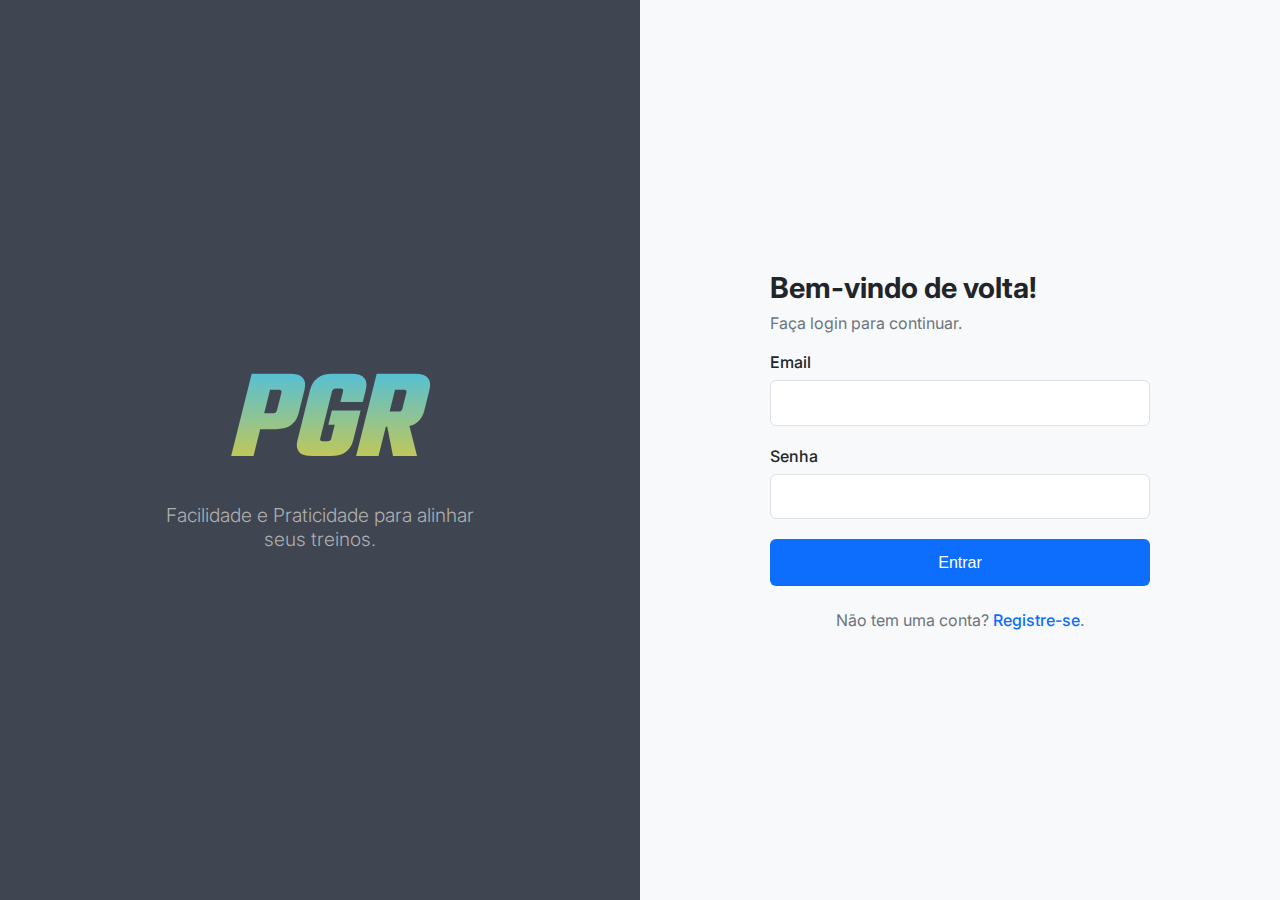
<file: pgr-frontend/index.html>
<!DOCTYPE html>
<html lang="pt-BR">
<head>
    <meta charset="UTF-8">
    <meta name="viewport" content="width=device-width, initial-scale=1.0">
    <title>Dashboard - PGR</title>
    <link rel="stylesheet" href="css/dashboard.css">
</head>
<body class="dashboard-body">

    <header class="main-header">
        <div class="header-container">
            <h1 class="header-logo"><span class="pgr">PGR</span></h1>
            <nav>
                <span id="user-greeting" class="user-greeting">Olá, Usuário!</span>
                <button id="logout-button" class="btn btn-secondary">Sair</button>
            </nav>
        </div>
    </header>

    <main class="container">
        <div class="dashboard-header">
            <h2>Meus Planos de Treino</h2>
            <button id="show-new-treino-modal" class="btn btn-primary">+ Novo Plano</button>
        </div>
        
        <div id="treinos-grid" class="card-grid">
            <p id="loading-message">Carregando seus planos de treino...</p>
        </div>
    </main>

    <div id="new-treino-modal" class="modal-overlay">
        <div class="modal-content">
            <header class="modal-header">
                <h3>Criar Novo Plano de Treino</h3>
                <button id="close-new-treino-modal" class="close-button">&times;</button>
            </header>
            <form id="new-treino-form">
                <div class="form-group">
                    <label for="nomeTreino">Nome do Plano</label>
                    <input type="text" id="nomeTreino" placeholder="Ex: Treino A - Peito e Tríceps" required>
                </div>
                <div class="form-group">
                    <label for="descricaoTreino">Descrição</label>
                    <textarea id="descricaoTreino" rows="3" placeholder="Ex: Foco em hipertrofia para membros superiores."></textarea>
                </div>
                <div class="modal-actions">
                    <button type="submit" class="btn btn-primary">Salvar Plano</button>
                </div>
            </form>
        </div>
    </div>

    <!-- Botão Flutuante de Informações -->
    <button id="info-btn" class="floating-info-btn">
        <svg xmlns="http://www.w3.org/2000/svg" viewBox="0 0 20 20" fill="currentColor">
            <path fill-rule="evenodd" d="M18 10a8 8 0 11-16 0 8 8 0 0116 0zm-7-4a1 1 0 11-2 0 1 1 0 012 0zM9 9a1 1 0 000 2v3a1 1 0 001 1h1a1 1 0 100-2v-3a1 1 0 00-1-1H9z" clip-rule="evenodd" />
        </svg>
    </button>

    <!-- Modal de Informações/Sobre -->
    <div id="about-modal" class="modal-overlay">
        <div class="modal-content">
            <header class="modal-header">
                <h3>Informações</h3>
                <button id="close-about-modal" class="close-button">&times;</button>
            </header>
            <div class="about-modal-body">
                <p>
                    Projeto desenvolvido por DEV em formação. <br> 
                    Entre em contato: joaogabrielfurtadodurval@gmail.com
                </p>
                <div class="social-links">
                    <a href="https://www.linkedin.com/in/joão-gabriel-furtado-6306162b3" target="_blank" class="linkedin">
                        <svg xmlns="http://www.w3.org/2000/svg" viewBox="0 0 24 24"><path d="M19 0h-14c-2.761 0-5 2.239-5 5v14c0 2.761 2.239 5 5 5h14c2.762 0 5-2.239 5-5v-14c0-2.761-2.238-5-5-5zm-11 19h-3v-11h3v11zm-1.5-12.268c-.966 0-1.75-.79-1.75-1.764s.784-1.764 1.75-1.764 1.75.79 1.75 1.764-.783 1.764-1.75 1.764zm13.5 12.268h-3v-5.604c0-3.368-4-3.113-4 0v5.604h-3v-11h3v1.765c1.396-2.586 7-2.777 7 2.476v6.759z"/></svg>
                        LinkedIn
                    </a>
                    <a href="https://github.com/JoaoGabrielFurtado" target="_blank" class="github">
                        <svg xmlns="http://www.w3.org/2000/svg" viewBox="0 0 24 24"><path d="M12 0c-6.626 0-12 5.373-12 12 0 5.302 3.438 9.8 8.207 11.387.599.111.793-.261.793-.577v-2.234c-3.338.726-4.033-1.416-4.033-1.416-.546-1.387-1.333-1.756-1.333-1.756-1.089-.745.083-.729.083-.729 1.205.084 1.839 1.237 1.839 1.237 1.07 1.834 2.807 1.304 3.492.997.107-.775.418-1.305.762-1.604-2.665-.305-5.467-1.334-5.467-5.931 0-1.311.469-2.381 1.236-3.221-.124-.303-.535-1.524.117-3.176 0 0 1.008-.322 3.301 1.23.957-.266 1.983-.399 3.003-.404 1.02.005 2.047.138 3.006.404 2.291-1.552 3.297-1.23 3.297-1.23.653 1.653.242 2.874.118 3.176.77.84 1.235 1.911 1.235 3.221 0 4.609-2.807 5.624-5.479 5.921.43.372.823 1.102.823 2.222v3.293c0 .319.192.694.801.576 4.765-1.589 8.199-6.086 8.199-11.386 0-6.627-5.373-12-12-12z"/></svg>
                        GitHub
                    </a>
                </div>
            </div>
        </div>
    </div>

    <script src="js/dashboard.js"></script>
</body>
</html>
</file>
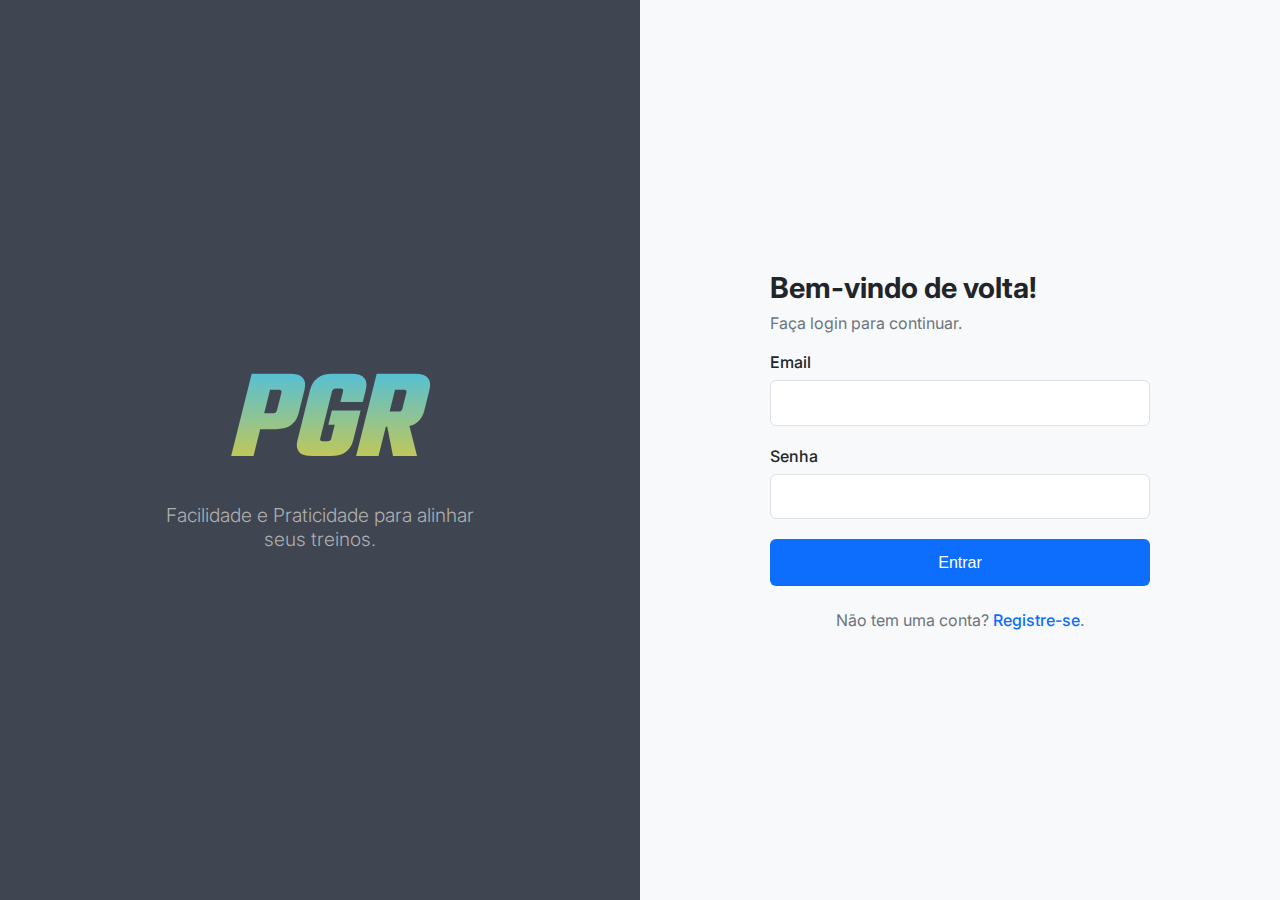
<file: pgr-frontend/login.html>
<!DOCTYPE html>
<html lang="pt-BR">
<head>
    <meta charset="UTF-8">
    <meta name="viewport" content="width=device-width, initial-scale=1.0">
    <title>Login - PGR</title>
    <link rel="stylesheet" href="css/auth.css">
</head>
<body>
    <main class="split-screen">
        <section class="info-panel">
            <div class="logo-wrapper">
                <h1 class="text-logo">PGR</h1>
            </div>
            <p class="slogan-panel">Facilidade e Praticidade para alinhar seus treinos.</p>
        </section>
        <section class="form-panel">
            <div class="form-container">
                <h2>Bem-vindo de volta!</h2>
                <p class="slogan">Faça login para continuar.</p>
                <form id="login-form">
                    <div class="form-group">
                        <label for="email">Email</label>
                        <input type="email" id="email" name="email" required>
                    </div>
                    <div class="form-group">
                        <label for="senha">Senha</label>
                        <input type="password" id="senha" name="senha" required>
                    </div>
                    <button type="submit" class="btn">Entrar</button>
                </form>
                <p class="switch-form">Não tem uma conta? <a href="register.html">Registre-se</a>.</p>
            </div>
        </section>
    </main>

    <script src="config.js"></script>
    <script src="js/auth.js"></script>
</body>
</html>
</file>
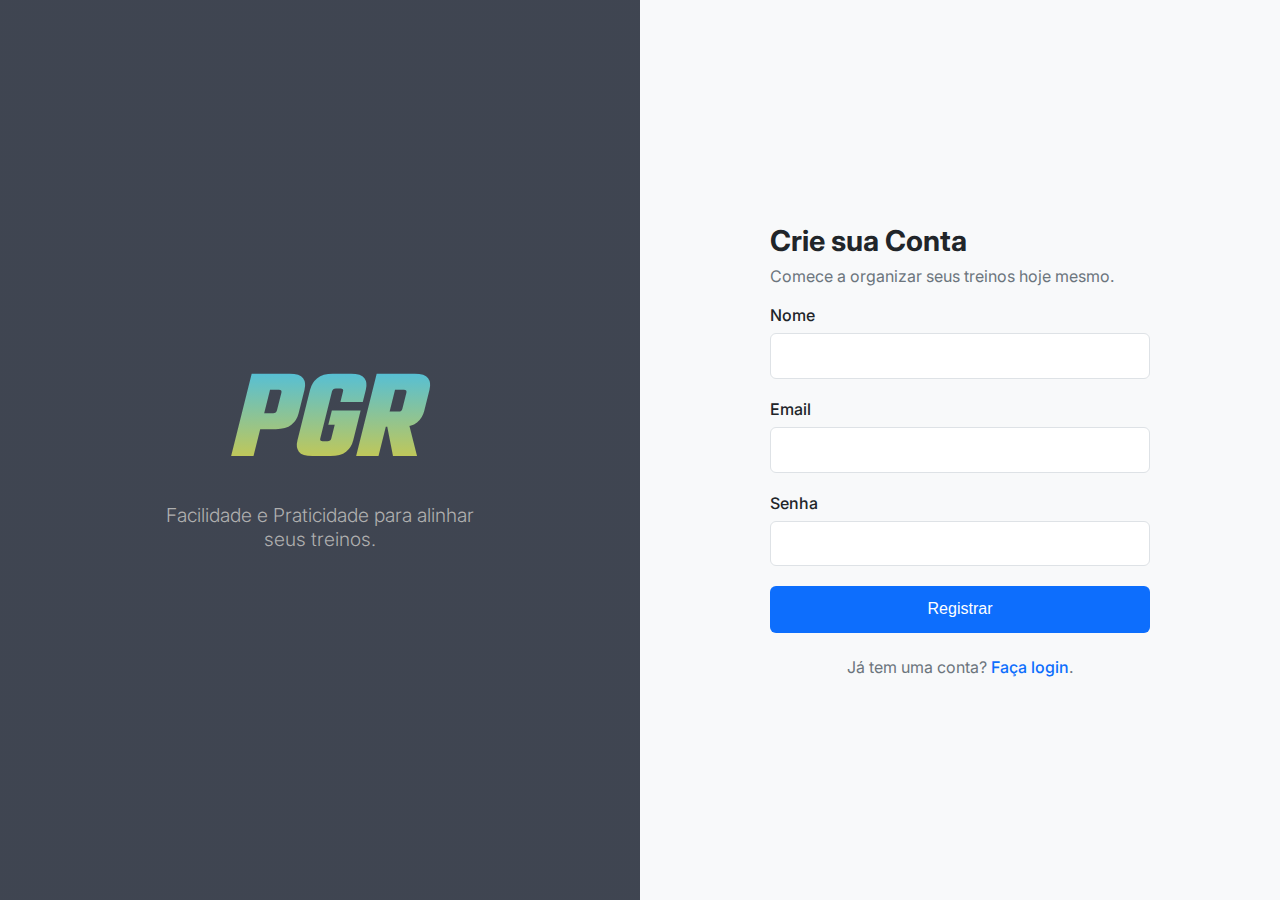
<file: pgr-frontend/register.html>
<!DOCTYPE html>
<html lang="pt-BR">
<head>
    <meta charset="UTF-8">
    <meta name="viewport" content="width=device-width, initial-scale=1.0">
    <title>Registro - PGR</title>
    <link rel="stylesheet" href="css/auth.css">
</head>
<body>
    <main class="split-screen">
        <section class="info-panel">
            <div class="logo-wrapper">
                <h1 class="text-logo">PGR</h1>
            </div>
            <p class="slogan-panel">Facilidade e Praticidade para alinhar seus treinos.</p>
        </section>
        <section class="form-panel">
            <div class="form-container">
                <h2>Crie sua Conta</h2>
                <p class="slogan">Comece a organizar seus treinos hoje mesmo.</p>
                <form id="register-form">
                    <div class="form-group">
                        <label for="nome">Nome</label>
                        <input type="text" id="nome" name="nome" required>
                    </div>
                    <div class="form-group">
                        <label for="email">Email</label>
                        <input type="email" id="email" name="email" required>
                    </div>
                    <div class="form-group">
                        <label for="senha">Senha</label>
                        <input type="password" id="senha" name="senha" required>
                    </div>
                    <button type="submit" class="btn">Registrar</button>
                </form>
                <p class="switch-form">Já tem uma conta? <a href="login.html">Faça login</a>.</p>
            </div>
        </section>
    </main>
    <script src="js/auth.js"></script>
</body>
</html>
</file>
<file: pgr-frontend/css/dashboard.css>
@import url('https://fonts.googleapis.com/css2?family=Inter:wght@400;500;700&family=Teko:wght@700&display=swap');

/* Paleta de Cores - Tema Escuro */
:root {
    --cor-fundo: #111827;
    --cor-card: #1f2937;
    --cor-texto-principal: #e5e7eb;
    --cor-texto-secundario: #9ca3af;
    --cor-borda: #374151;
    --cor-principal-azul: #0ea5e9;
    --cor-principal-amarelo: #f59e0b;
}

/* Reset básico e estilos globais */
* {
    margin: 0;
    padding: 0;
    box-sizing: border-box;
}

body {
    font-family: 'Inter', sans-serif;
    background-color: var(--cor-fundo);
    color: var(--cor-texto-principal);
}

.container {
    max-width: 1200px;
    margin: 2rem auto;
    padding: 0 2rem;
}

/* --- ESTILOS DO CABEÇALHO PRINCIPAL --- */
.main-header {
    background-color: var(--cor-card);
    border-bottom: 1px solid var(--cor-borda);
    padding: 0.5rem 0;
    position: sticky;
    top: 0;
    z-index: 100;
}

.header-container {
    display: flex;
    justify-content: space-between;
    align-items: center;
    max-width: 1200px;
    margin: 0 auto;
    padding: 0 2rem;
}

.header-logo {
    font-family: 'Teko', sans-serif;
    font-size: 4rem;
    font-style: italic;
    letter-spacing: 3px; 
    line-height: 1;
    padding-right: 10px; 
    background: linear-gradient(to top, var(--cor-principal-amarelo) 10%, var(--cor-principal-azul) 90%);
    -webkit-background-clip: text;
    background-clip: text;
    color: transparent;
}

.user-greeting {
    margin-right: 1.5rem;
    color: var(--cor-texto-secundario);
    font-weight: 500;
}

/* --- ESTILOS DO CONTEÚDO DO DASHBOARD --- */
.dashboard-header {
    display: flex;
    justify-content: space-between;
    align-items: center;
    margin-bottom: 2rem;
    border-bottom: 1px solid var(--cor-borda);
    padding-bottom: 1.5rem;
}

.dashboard-header h2 {
    font-size: 1.8rem;
    font-weight: 700;
}

/* Estilos dos Cards (Dashboard e Página de Treino) */
.card-grid {
    display: grid;
    grid-template-columns: repeat(auto-fill, minmax(300px, 1fr));
    gap: 1.5rem;
}

.card, .exercicio-item {
    background-color: var(--cor-card);
    border-radius: 8px;
    padding: 1.5rem;
    border: 1px solid var(--cor-borda);
    transition: transform 0.2s ease, border-color 0.2s ease;
}
.card { cursor: pointer; }
.card:hover, .exercicio-item:hover {
    transform: translateY(-5px);
    border-color: var(--cor-principal-azul);
}
.card h3, .exercicio-info h4 {
    margin-bottom: 0.5rem;
    color: var(--cor-texto-principal);
    font-size: 1.2rem;
    font-weight: 500;
}
.card p, .exercicio-info p {
    color: var(--cor-texto-secundario);
    font-size: 0.9rem;
}

/* Página de Treino */
.treino-header {
    background-color: var(--cor-card);
    padding: 2rem;
    border-radius: 8px;
    margin-bottom: 2rem;
}
.treino-header h2 { margin: 0 0 0.5rem; font-size: 2rem; }
.treino-header p { color: var(--cor-texto-secundario); font-size: 1rem; }
.exercicio-item { margin-bottom: 1rem; }
.exercicio-details { display: flex; justify-content: space-between; align-items: center; }
.exercicio-actions .btn { padding: 0.5rem 1rem; font-size: 0.9rem; }

/* --- ESTILOS PARA MODAL --- */
.modal-overlay {
    position: fixed; top: 0; left: 0; width: 100%; height: 100%;
    background-color: rgba(17, 24, 39, 0.9);
    display: flex; justify-content: center; align-items: center;
    z-index: 1000; opacity: 0; visibility: hidden;
    transition: opacity 0.3s ease, visibility 0.3s ease;
}
.modal-overlay.active { opacity: 1; visibility: visible; }
.modal-content {
    background-color: var(--cor-card);
    padding: 2rem; border-radius: 8px;
    border: 1px solid var(--cor-borda);
    width: 90%; max-width: 500px;
}
.modal-header {
    display: flex; justify-content: space-between; align-items: center;
    margin-bottom: 1.5rem; border-bottom: 1px solid var(--cor-borda);
    padding-bottom: 1rem;
}
.modal-header h3 { font-size: 1.4rem; }
.close-button {
    background: none; border: none; font-size: 2rem;
    cursor: pointer; color: var(--cor-texto-secundario);
}
.modal-actions { margin-top: 1.5rem; text-align: right; }

/* --- ESTILOS GENÉRICOS DE FORMULÁRIO E BOTÕES --- */
.form-group { margin-bottom: 1rem; }
.form-group label { display: block; margin-bottom: 0.5rem; font-weight: 500; }
.form-group input, .form-group textarea, .form-group select {
    width: 100%; padding: 0.8rem 1rem;
    border: 1px solid var(--cor-borda); border-radius: 6px;
    font-size: 1rem; font-family: 'Inter', sans-serif;
}
.btn {
    display: inline-block; padding: 0.8rem 1.5rem;
    border: none; border-radius: 6px; font-size: 1rem;
    font-weight: 500; cursor: pointer; text-decoration: none;
    text-align: center; transition: background-color 0.2s ease;
}
.btn-primary { background-color: var(--cor-principal-azul); color: #fff; }
.btn-primary:hover { background-color: #0c84b6; }
.btn-secondary { background-color: var(--cor-texto-secundario); color: #fff; }
.btn-secondary:hover { background-color: #4b5563; }
.btn-danger { background-color: #ef4444; color: #fff; }
.btn-danger:hover { background-color: #dc2626; }

/* --- NOVO: Estilos para Formulários no Modal --- */
.modal-content .form-group label {
    color: var(--cor-texto-secundario);
}

.modal-content .form-group input,
.modal-content .form-group select,
.modal-content .form-group textarea {
    background-color: var(--cor-fundo); /* Fundo escuro */
    color: var(--cor-texto-principal); /* Texto claro */
    border: 1px solid var(--cor-borda);
}

.modal-content .form-group select {
    /* Aparência customizada para o select */
    appearance: none;
    -webkit-appearance: none;
    -moz-appearance: none;
    background-image: url("data:image/svg+xml,%3csvg xmlns='http://www.w3.org/2000/svg' fill='none' viewBox='0 0 20 20'%3e%3cpath stroke='%239ca3af' stroke-linecap='round' stroke-linejoin='round' stroke-width='1.5' d='M6 8l4 4 4-4'/%3e%3c/svg%3e");
    background-position: right 0.7rem center;
    background-repeat: no-repeat;
    background-size: 1.5em 1.5em;
    padding-right: 2.5rem;
}

.registro-form {
    margin-top: 1.5rem;
    padding-top: 1.5rem;
    border-top: 1px solid var(--cor-borda);
    display: grid;
    grid-template-columns: 1fr 2fr auto; /* Carga | Observações | Botão */
    gap: 1rem;
    align-items: flex-end; /* Alinha os itens na base */
}

.registro-form .form-group {
    margin-bottom: 0;
}

.registro-form label {
    font-size: 0.8rem;
    font-weight: 500;
    color: var(--cor-texto-secundario);
}

.cargas-inputs-container {
    display: grid;
    grid-template-columns: repeat(auto-fill, minmax(60px, 1fr));
    gap: 0.5rem;
}


/* HISTORICO */

.historico-list {
    margin-top: 2rem;
    max-height: 250px;
    overflow-y: auto; 
}

.historico-item {
    background-color: var(--cor-fundo);
    padding: 1rem;
    border-radius: 6px;
    margin-bottom: 1rem;
    border-left: 3px solid var(--cor-principal-azul);
}

.historico-item p {
    margin: 0;
    color: var(--cor-texto-principal);
}

.historico-item .data {
    font-weight: 500;
    font-size: 1rem;
    margin-bottom: 0.5rem;
}

.historico-item .cargas {
    font-size: 0.9rem;
    color: var(--cor-texto-secundario);
}

.historico-item .observacoes {
    font-size: 0.9rem;
    color: var(--cor-texto-secundario);
    margin-top: 0.5rem;
    font-style: italic;
}

.historico-item-actions {
    margin-top: 0.75rem;
    text-align: right;
}

/* --- ADICIONADO: Estilos para o Botão Flutuante e Modal de Informações --- */

/* O botão flutuante no canto da tela */
.floating-info-btn {
    position: fixed;
    bottom: 20px;
    right: 20px;
    width: 50px;
    height: 50px;
    background-color: var(--cor-principal-azul);
    color: white;
    border-radius: 50%;
    border: none;
    box-shadow: 0 4px 10px rgba(0, 0, 0, 0.3);
    cursor: pointer;
    display: flex;
    justify-content: center;
    align-items: center;
    z-index: 999;
    transition: transform 0.2s ease;
}

.floating-info-btn:hover {
    transform: scale(1.1);
}

.floating-info-btn svg {
    width: 24px;
    height: 24px;
}

/* O tooltip que aparece ao passar o mouse */
.floating-info-btn .tooltip-text {
    visibility: hidden;
    width: 300px;
    background-color: #333;
    color: #fff;
    text-align: center;
    border-radius: 6px;
    padding: 10px;
    position: absolute;
    z-index: 1;
    bottom: 125%; /* Posição acima do botão */
    right: 50%;
    margin-right: -150px; /* Metade da largura para centralizar */
    opacity: 0;
    transition: opacity 0.3s;
    font-size: 0.8rem;
    pointer-events: none;
}

.floating-info-btn:hover .tooltip-text {
    visibility: visible;
    opacity: 1;
}

/* Estilos para o conteúdo do modal de informações */
.about-modal-body {
    text-align: center;
}

.about-modal-body p {
    color: var(--cor-texto-secundario);
    line-height: 1.7;
    margin-bottom: 2rem;
}

.social-links {
    display: flex;
    justify-content: center;
    gap: 1.5rem;
}

.social-links a {
    display: inline-flex;
    align-items: center;
    gap: 0.5rem;
    padding: 0.75rem 1.5rem;
    border-radius: 6px;
    text-decoration: none;
    color: white;
    font-weight: 500;
    transition: transform 0.2s ease;
}

.social-links a:hover {
    transform: translateY(-2px);
}

.social-links a.linkedin {
    background-color: #0077b5;
}

.social-links a.github {
    background-color: #333;
}

.social-links a svg {
    width: 20px;
    height: 20px;
    fill: white;
}
</file>
<file: pgr-frontend/css/auth.css>
/* Importando as fontes Inter e Teko (para o logo) */
@import url('https://fonts.googleapis.com/css2?family=Inter:wght@400;500;700&family=Teko:wght@700&display=swap');

/* Paleta de Cores Clean e Profissional */
:root {
    --cor-fundo: #f8f9fa;
    --cor-painel-info: #111827; /* Quase preto */
    --cor-texto-claro: #ffffff;
    --cor-texto-escuro: #212529;
    --cor-texto-secundario: #6c757d;
    --cor-principal: #0d6efd;
    --cor-borda: #dee2e6;
    --gradiente-logo-1: #38bdf8; /* Azul céu brilhante */
    --gradiente-logo-2: #facc15; /* Amarelo/Dourado */
}

/* Reset básico e estilos globais */
* {
    margin: 0;
    padding: 0;
    box-sizing: border-box;
}

body {
    font-family: 'Inter', sans-serif;
    background-color: var(--cor-fundo);
    color: var(--cor-texto-escuro);
}

/* Estrutura principal da página com Grid */
.split-screen {
    display: grid;
    grid-template-columns: 1fr 1fr;
    min-height: 100vh;
}

/* Painel Esquerdo (Informações) - ATUALIZADO */
.info-panel {
    /* 1. NOVA IMAGEM DE FUNDO FUNCIONAL */
    background: linear-gradient(rgba(17, 24, 39, 0.8), rgba(17, 24, 39, 0.8)), url('https://images.unsplash.com/photo-1576678927484-cc907957088c?crop=entropy&cs=tinysrgb&fit=max&fm=jpg&ixid=MnwxfDB8MXxyYW5kb218MHx8Z3ltLGZpdG5lc3MsbWFsZXx8fHx8fDE3MjcyOTM4Mzg&ixlib=rb-4.0.3&q=80&w=1080') no-repeat center center;
    background-size: cover;
    color: var(--cor-texto-claro);
    display: flex;
    flex-direction: column;
    justify-content: center;
    align-items: center;
    padding: 3rem;
    text-align: center;
}

/* Estilo do Logo - ATUALIZADO */
.text-logo {
    font-family: 'Teko', sans-serif;
    font-weight: 700;
    font-style: italic;
    font-size: 8rem;
    letter-spacing: -2px;
    /* 2. CORREÇÃO DEFINITIVA DO CORTE */
    line-height: 1.2;
    background: linear-gradient(to top, var(--gradiente-logo-2), var(--gradiente-logo-1));
    -webkit-background-clip: text;
    background-clip: text;
    color: transparent;
}

.logo-wrapper{
    width: 100%;
}

.info-panel .slogan-panel {
    font-size: 1.2rem;
    font-weight: 300;
    color: rgb(175, 175, 175);
    max-width: 350px;
}

/* Painel Direito (Formulário) */
.form-panel {
    display: flex;
    justify-content: center;
    align-items: center;
    padding: 2rem;
}

.form-container {
    width: 100%;
    max-width: 380px;
}

.form-container h2 {
    font-size: 1.8rem;
    margin-bottom: 0.5rem;
}

.form-container .slogan {
    color: var(--cor-texto-secundario);
    margin-bottom: 1.2rem;
}

.form-group {
    margin-bottom: 1.25rem;
}

.form-group label {
    display: block;
    margin-bottom: 0.5rem;
    font-weight: 500;
}

.form-group input {
    width: 100%;
    padding: 0.8rem 1rem;
    border: 1px solid var(--cor-borda);
    border-radius: 6px;
    font-size: 1rem;
}

.btn {
    display: block;
    width: 100%;
    padding: 0.9rem;
    border: none;
    border-radius: 6px;
    background-color: var(--cor-principal);
    color: var(--cor-texto-claro);
    font-size: 1rem;
    font-weight: 500;
    cursor: pointer;
    transition: background-color 0.2s ease;
}

.btn:hover {
    background-color: #0b5ed7;
}

.switch-form {
    text-align: center;
    margin-top: 1.5rem;
    color: var(--cor-texto-secundario);
}

.switch-form a {
    color: var(--cor-principal);
    text-decoration: none;
    font-weight: 500;
}

/* Responsividade para telas menores */
@media (max-width: 900px) {
    .split-screen {
        grid-template-columns: 1fr;
    }
    .info-panel {
        display: none;
    }
    .form-panel {
        min-height: 100vh;
    }
}
</file>
